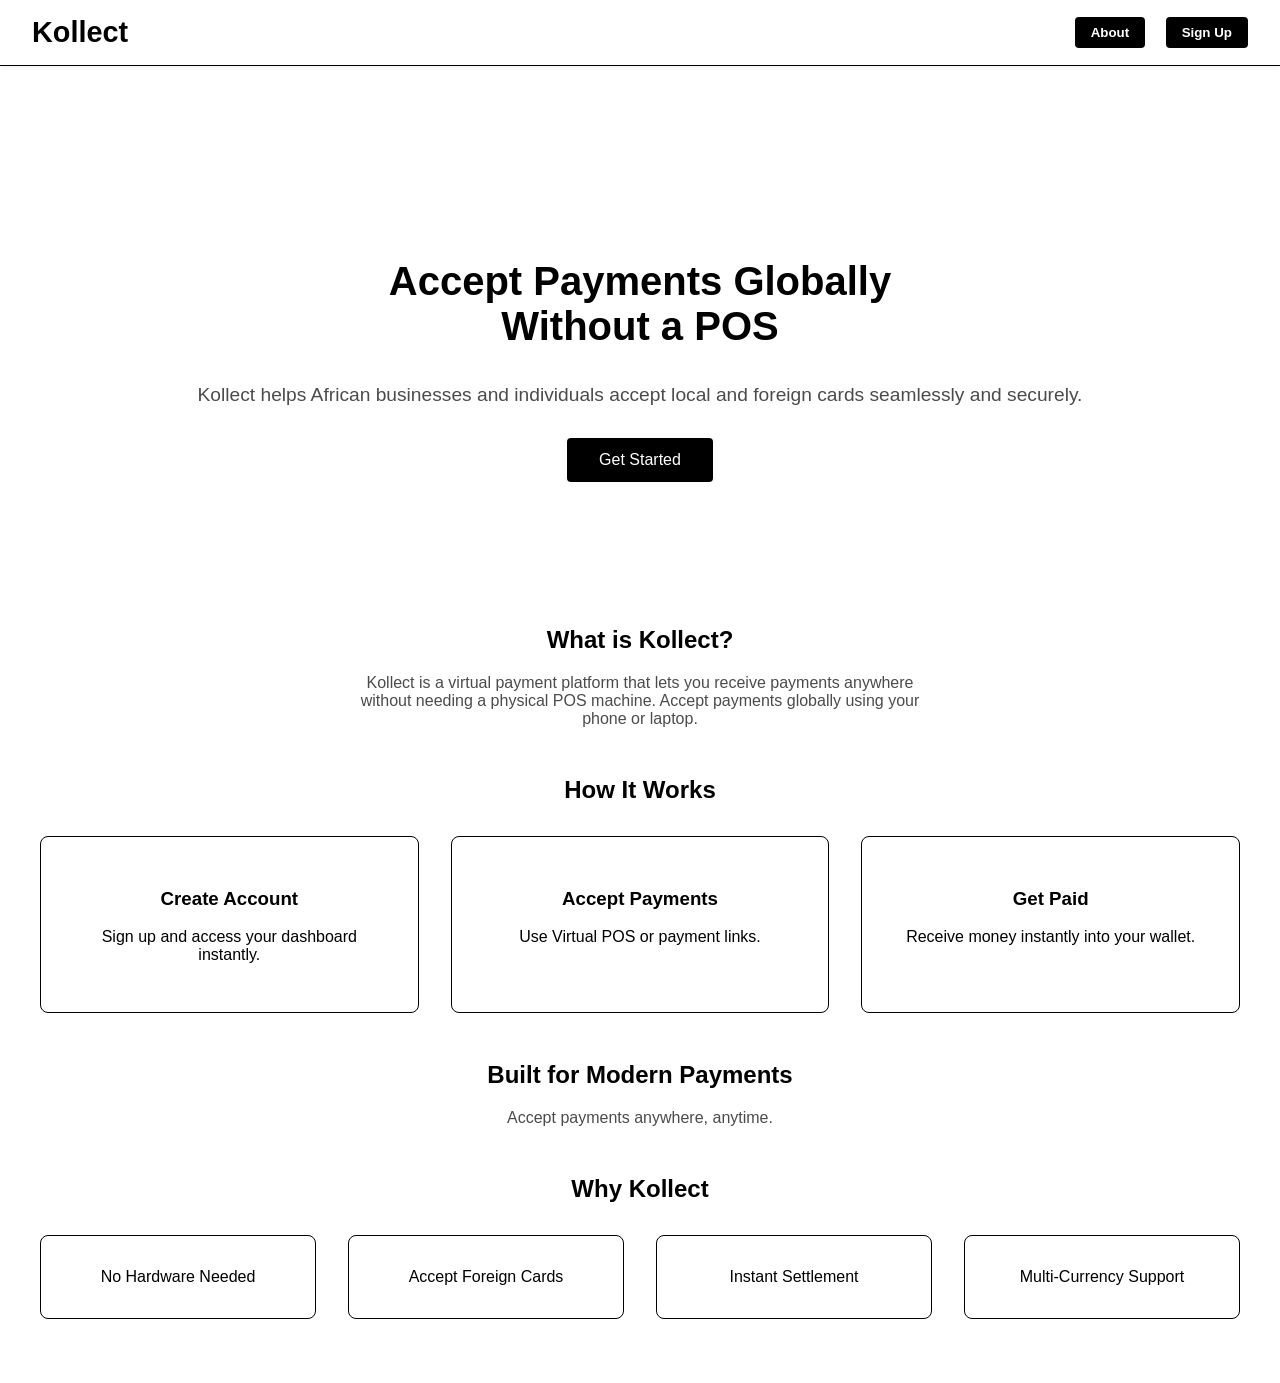
<file: index.html>
<!DOCTYPE html>
<html lang="en">
<head>
<meta charset="UTF-8">
<meta name="viewport" content="width=device-width, initial-scale=1.0">
<title>Kollect | Virtual POS</title>
<link rel="stylesheet" href="style.css">
<style>
/* General Styles */
body { margin:0; font-family:'Inter', sans-serif; background:#fff; color:#000; overflow-x:hidden; }
header { padding:1rem 2rem; display:flex; justify-content:space-between; align-items:center; position:sticky; top:0; background:#fff; z-index:10; box-shadow:0 2px 4px rgba(0,0,0,0.05);}
header h1 { font-weight:700; font-size:1.8rem; }
header nav button { margin-left:1rem; padding:0.5rem 1rem; border:none; background:#000; color:#fff; font-weight:600; cursor:pointer; border-radius:4px; transition: all 0.3s ease; }
header nav button:hover { transform:translateY(-2px); opacity:0.85; }

.container { padding:4rem 2rem; max-width:1200px; margin:auto; }

/* Hero Section */
.hero { display:flex; flex-direction:column; align-items:center; justify-content:center; text-align:center; padding:6rem 2rem; animation:fadeIn 1s ease forwards; }
.hero h2 { font-size:2.5rem; margin-bottom:1rem; }
.hero p { font-size:1.2rem; margin-bottom:2rem; opacity:0.7; }
.hero button { font-size:1rem; padding:0.8rem 2rem; background:#000; color:#fff; border:none; cursor:pointer; border-radius:4px; transition: all 0.3s ease; }
.hero button:hover { transform:translateY(-3px); opacity:0.9; }

/* Tab / Sections */
.tab-bar { display:flex; justify-content:center; margin-bottom:2rem; gap:1rem; }
.tab-bar button { padding:0.8rem 1.5rem; border:none; background:#000; color:#fff; cursor:pointer; border-radius:4px; font-weight:600; transition: all 0.3s ease; }
.tab-bar button.active { background:#fff; color:#000; border:2px solid #000; }
.tab-content { display:none; opacity:0; transform:translateY(20px); transition: all 0.5s ease; }
.tab-content.active { display:block; opacity:1; transform:translateY(0); }

/* Features Cards */
.grid { display:grid; grid-template-columns:repeat(auto-fit, minmax(220px,1fr)); gap:2rem; margin-top:2rem; }
.card { padding:2rem; border:1px solid #000; border-radius:8px; text-align:center; transition: transform 0.3s ease, box-shadow 0.3s ease; cursor:pointer; }
.card:hover { transform:translateY(-5px); box-shadow:0 10px 20px rgba(0,0,0,0.1); }

/* Animations */
@keyframes fadeIn { from{opacity:0;} to{opacity:1;} }
</style>
</head>
<body>

<header>
    <h1>Kollect</h1>
    <nav>
        <button class="tab-btn active" onclick="openTab(event,'about')">About</button>
        <button class="tab-btn" onclick="openTab(event,'signup')">Sign Up</button>
    </nav>
</header>

<div class="container">

    <!-- About Tab -->
<div id="about" class="tab-content active">

    <!-- KEEP YOUR ORIGINAL HERO -->
    <section class="hero">
        <h2>Accept Payments Globally<br>Without a POS</h2>
        <p>Kollect helps African businesses and individuals accept local and foreign cards seamlessly and securely.</p>
        <button onclick="openTabFromCode('signup')">Get Started</button>
    </section>

    <!-- WHAT IS KOLLECT -->
    <section style="margin-top:3rem; text-align:center;">
        <h2>What is Kollect?</h2>
        <p style="max-width:600px; margin:auto; opacity:0.7;">
            Kollect is a virtual payment platform that lets you receive payments anywhere without needing a physical POS machine.
            Accept payments globally using your phone or laptop.
        </p>
    </section>

    <!-- HOW IT WORKS -->
    <section style="margin-top:3rem;">
        <h2 style="text-align:center;">How It Works</h2>

        <div class="grid">
            <div class="card">
                <h3>Create Account</h3>
                <p>Sign up and access your dashboard instantly.</p>
            </div>

            <div class="card">
                <h3>Accept Payments</h3>
                <p>Use Virtual POS or payment links.</p>
            </div>

            <div class="card">
                <h3>Get Paid</h3>
                <p>Receive money instantly into your wallet.</p>
            </div>
        </div>
    </section>

    <!-- BUILT FOR MODERN PAYMENTS -->
    <section style="margin-top:3rem; text-align:center;">
        <h2>Built for Modern Payments</h2>
        <p style="opacity:0.7;">Accept payments anywhere, anytime.</p>
    </section>

    <!-- WHY KOLLECT (KEEP SIMPLE) -->
    <section class="features">
        <h2 style="text-align:center; margin-top:3rem;">Why Kollect</h2>

        <div class="grid">
            <div class="card">No Hardware Needed</div>
            <div class="card">Accept Foreign Cards</div>
            <div class="card">Instant Settlement</div>
            <div class="card">Multi-Currency Support</div>
        </div>
    </section>

</div>

    <!-- Sign Up Tab -->
    <div id="signup" class="tab-content">
        <section style="text-align:center; padding:4rem 2rem;">
            <h2>Create Your Kollect Account</h2>
            <button style="margin-top:2rem;" onclick="location.href='signup.html'">Get Started / Sign Up</button>
        </section>
    </div>

</div>

<script>
// Tab switching
function openTab(evt, tabName){
    const tabContents = document.querySelectorAll('.tab-content');
    tabContents.forEach(tc => tc.classList.remove('active'));
    const buttons = document.querySelectorAll('.tab-btn');
    buttons.forEach(btn => btn.classList.remove('active'));
    document.getElementById(tabName).classList.add('active');

    // Activate button if event exists
    if(evt) evt.currentTarget.classList.add('active');
}

// Open tab programmatically from hero button
function openTabFromCode(tabName){
    const buttons = document.querySelectorAll('.tab-btn');
    buttons.forEach(btn=>{
        if(btn.textContent.toLowerCase() === tabName){
            btn.click();
        } else btn.classList.remove('active');
    });
    const tabContents = document.querySelectorAll('.tab-content');
    tabContents.forEach(tc => tc.classList.remove('active'));
    document.getElementById(tabName).classList.add('active');
}
</script>

</body>
</html>
</file>
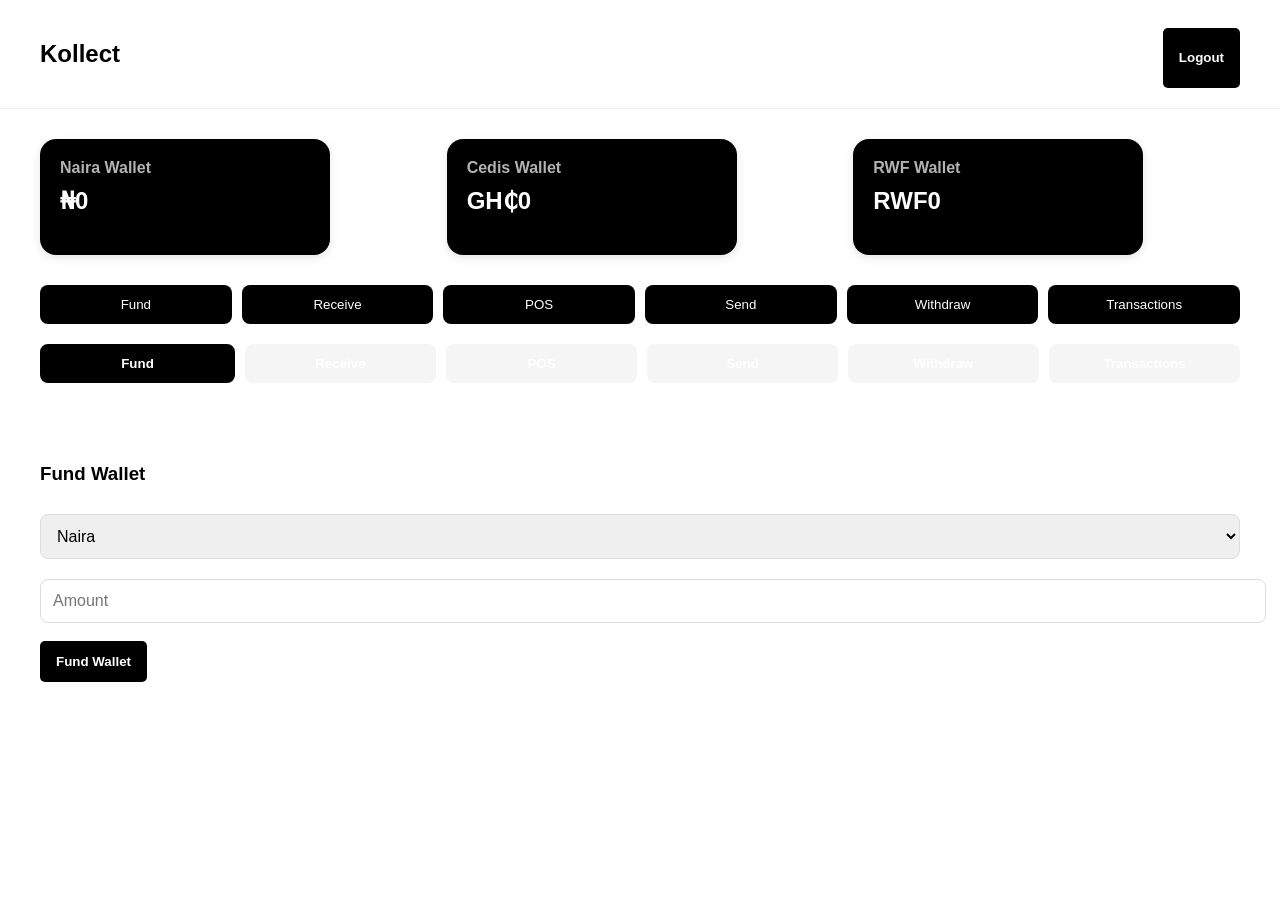
<file: dashboard.html>
<!DOCTYPE html>
<html lang="en">
<head>
<meta charset="UTF-8">
<meta name="viewport" content="width=device-width, initial-scale=1.0">
<title>Kollect Dashboard</title>

<link rel="stylesheet" href="style.css">

<script src="https://checkout.flutterwave.com/v3.js"></script>
<script type="module" src="app.js"></script>

<style>
body{
  font-family:'Inter',sans-serif;
  margin:0;
  background:#fff;
  color:#000;
}

/* NAV */
.nav{
  display:flex;
  justify-content:space-between;
  padding:20px 40px;
  border-bottom:1px solid #eee;
}

/* WALLET CARDS */
.wallets{
  display:grid;
  grid-template-columns:repeat(3,1fr);
  gap:20px;
  padding:30px 40px;
}

.wallet-card{
  background:#000;
  color:#fff;
  padding:20px;
  border-radius:16px;
  transition:0.3s;
}

.wallet-card:hover{
  transform:translateY(-6px);
  box-shadow:0 10px 30px rgba(0,0,0,0.15);
}

.wallet-card h4{opacity:0.7;margin:0;}
.wallet-card h2{margin-top:10px;}

/* ACTION BUTTONS */
.actions{
  display:flex;
  gap:10px;
  padding:0 40px 20px;
}

.actions button{
  flex:1;
  padding:12px;
  background:#000;
  color:#fff;
  border:none;
  border-radius:8px;
  cursor:pointer;
}

/* TABS */
.tab-bar{
  display:flex;
  gap:10px;
  padding:0 40px;
}

.tab-bar button{
  padding:10px 15px;
  border:none;
  background:#f5f5f5;
  border-radius:8px;
  cursor:pointer;
}

.tab-bar button.active{
  background:#000;
  color:#fff;
}

/* CONTENT */
.tab-content{
  display:none;
  padding:30px 40px;
  animation:fade 0.3s ease;
}

.tab-content.active{
  display:block;
}

@keyframes fade{
  from{opacity:0; transform:translateY(10px);}
  to{opacity:1; transform:translateY(0);}
}

/* INPUTS */
input,select{
  width:100%;
  padding:12px;
  margin:10px 0;
  border:1px solid #ddd;
  border-radius:8px;
}

.primary{
  background:#000;
  color:#fff;
  padding:12px;
  border:none;
  border-radius:8px;
  cursor:pointer;
}

/* POS GRID */
.pos-grid{
  display:grid;
  grid-template-columns:repeat(3,1fr);
  gap:20px;
}

.pos-card{
  border:1px solid #eee;
  padding:20px;
  border-radius:12px;
}

/* TRANSACTIONS */
.transaction-item{
  display:flex;
  justify-content:space-between;
  border-bottom:1px solid #eee;
  padding:10px 0;
}
</style>

</head>
<body>

<!-- NAV -->
<div class="nav">
  <h2>Kollect</h2>
  <button class="primary" onclick="logout()">Logout</button>
</div>

<!-- WALLET CARDS -->
<div class="wallets">
  <div class="wallet-card">
    <h4>Naira Wallet</h4>
    <h2 id="balance-ngn">₦0</h2>
  </div>

  <div class="wallet-card">
    <h4>Cedis Wallet</h4>
    <h2 id="balance-ghc">GH₵0</h2>
  </div>

  <div class="wallet-card">
    <h4>RWF Wallet</h4>
    <h2 id="balance-rwf">RWF0</h2>
  </div>
</div>

<!-- QUICK ACTIONS -->
<div class="actions">
  <button onclick="switchTab(0)">Fund</button>
  <button onclick="switchTab(1)">Receive</button>
  <button onclick="switchTab(2)">POS</button>
  <button onclick="switchTab(3)">Send</button>
  <button onclick="switchTab(4)">Withdraw</button>
  <button onclick="switchTab(5)">Transactions</button>
</div>

<!-- TAB BAR -->
<div class="tab-bar">
  <button class="active">Fund</button>
  <button>Receive</button>
  <button>POS</button>
  <button>Send</button>
  <button>Withdraw</button>
  <button>Transactions</button>
</div>

<!-- FUND -->
<div class="tab-content active">
  <h3>Fund Wallet</h3>
  <select id="fundCurrency">
    <option value="NGN">Naira</option>
    <option value="GH₵">Cedis</option>
    <option value="RWF">RWF</option>
  </select>
  <input id="fundAmount" placeholder="Amount">
  <button class="primary" onclick="fundWallet()">Fund Wallet</button>
</div>

<!-- RECEIVE -->
<div class="tab-content">
  <h3>Receive Payments</h3>
  <select id="receiveCurrency">
    <option value="NGN">Naira</option>
    <option value="GH₵">Cedis</option>
    <option value="RWF">RWF</option>
  </select>
  <input id="receiveAmount" placeholder="Amount">
  <button class="primary" onclick="generatePaymentRequest()">Generate Link</button>
  <p id="receiveLink"></p>
</div>

<!-- POS -->
<div class="tab-content">
  <h3>Virtual POS</h3>
  <div class="pos-grid">

    <div class="pos-card">
      <h4>Naira</h4>
      <input id="posAmountNGN" placeholder="Amount">
      <input id="posCardNumberNGN" placeholder="Card Number">
      <input id="posCardExpiryNGN" placeholder="MM/YY">
      <input id="posCardCVCNGN" placeholder="CVC">
      <button class="primary" onclick="collectPayment('NGN')">Charge</button>
    </div>

    <div class="pos-card">
      <h4>Cedis</h4>
      <input id="posAmountGHC" placeholder="Amount">
      <input id="posCardNumberGHC" placeholder="Card Number">
      <input id="posCardExpiryGHC" placeholder="MM/YY">
      <input id="posCardCVCGHC" placeholder="CVC">
      <button class="primary" onclick="collectPayment('GH₵')">Charge</button>
    </div>

    <div class="pos-card">
      <h4>RWF</h4>
      <input id="posAmountRWF" placeholder="Amount">
      <input id="posCardNumberRWF" placeholder="Card Number">
      <input id="posCardExpiryRWF" placeholder="MM/YY">
      <input id="posCardCVCRWF" placeholder="CVC">
      <button class="primary" onclick="collectPayment('RWF')">Charge</button>
    </div>

  </div>
</div>

<!-- SEND -->
<div class="tab-content">
  <h3>Send to Kollect User</h3>
  <input id="sendEmail" placeholder="Recipient Email">
  <select id="sendCurrency">
    <option value="NGN">Naira</option>
    <option value="GH₵">Cedis</option>
    <option value="RWF">RWF</option>
  </select>
  <input id="sendAmount" placeholder="Amount">
  <button class="primary" onclick="sendMoney()">Send</button>
</div>

<!-- WITHDRAW -->
<div class="tab-content">
  <h3>Withdraw / Send to Bank</h3>
  <input id="bankName" placeholder="Bank Name">
  <input id="accountNumber" placeholder="Account Number">
  <input id="accountName" placeholder="Account Name">
  <select id="withdrawCurrency">
    <option value="NGN">Naira</option>
    <option value="GH₵">Cedis</option>
    <option value="RWF">RWF</option>
  </select>
  <input id="withdrawAmount" placeholder="Amount">
  <button class="primary" onclick="withdrawMoney()">Withdraw</button>
</div>

<!-- TRANSACTIONS -->
<div class="tab-content">
  <h3>Recent Transactions</h3>
  <div id="transaction-list"></div>
</div>

<script>
const tabs = document.querySelectorAll(".tab-bar button");
const contents = document.querySelectorAll(".tab-content");

function switchTab(index){
  tabs.forEach(t=>t.classList.remove("active"));
  contents.forEach(c=>c.classList.remove("active"));

  tabs[index].classList.add("active");
  contents[index].classList.add("active");
}
</script>

</body>
</html>
</file>
<file: style.css>
/* Reset & Fonts */
body{margin:0;font-family:'Inter',sans-serif;background:#fff;color:#000;transition:background 0.3s,color 0.3s;}
header{padding:1rem 2rem;display:flex;justify-content:space-between;align-items:center;border-bottom:1px solid #000;position:sticky;top:0;background:#fff;z-index:10;}
header h1{margin:0;font-weight:700;}
header button{background:#000;color:#fff;border:none;padding:0.5rem 1rem;border-radius:5px;cursor:pointer;transition:all 0.3s ease;}
header button:hover{opacity:0.85;transform:translateY(-2px);}

/* Container */
.container{max-width:1000px;margin:2rem auto;padding:2rem;transition:all 0.3s ease;}

/* Inputs & Selects */
input, select{width:100%;padding:0.8rem;margin:0.8rem 0;border:1px solid #000;border-radius:5px;font-size:1rem;transition:0.3s;}
input:focus, select:focus{outline:none;border-color:#000;box-shadow:0 0 5px rgba(0,0,0,0.2);}

/* Buttons */
button.primary{background:#000;color:#fff;border:none;padding:0.8rem 1rem;border-radius:5px;cursor:pointer;font-weight:600;margin-top:0.5rem;transition:all 0.3s ease;}
button.primary:hover{transform:translateY(-3px);opacity:0.9;box-shadow:0 5px 15px rgba(0,0,0,0.2);}
button.primary.small{padding:0.5rem;font-size:0.9rem;width:fit-content;}

/* Tab Bar */
.tab-bar{display:flex;gap:1rem;margin-bottom:2rem;flex-wrap:wrap;}
.tab-bar button{flex:1;padding:0.8rem;border:none;border-radius:5px;font-weight:600;cursor:pointer;background:#000;color:#fff;transition:all 0.3s ease;}
.tab-bar button.active{background:#fff;color:#000;border:2px solid #000;}
.tab-bar button:hover:not(.active){opacity:0.8;transform:translateY(-2px);}

/* Tab Content */
.tab-content{display:none;opacity:0;transform:translateY(20px);transition:0.5s ease;}
.tab-content.active{display:block;opacity:1;transform:translateY(0);}

/* Wallet Cards */
.wallet-cards{display:flex;gap:1rem;flex-wrap:wrap;margin-top:1rem;}
.wallet-card{
  flex:1 1 220px;
  max-width:250px;
  background:#000;
  color:#fff;
  border-radius:12px;
  padding:1rem;
  display:flex;
  flex-direction:column;
  justify-content:space-between;
  box-shadow:0 3px 10px rgba(0,0,0,0.1);
  transition:all 0.4s ease;
  cursor:pointer;
}
.wallet-card:hover{
  transform:translateY(-5px) scale(1.02);
  box-shadow:0 10px 25px rgba(0,0,0,0.2);
}

/* Wallet Header & Balance */
.wallet-header{display:flex;justify-content:space-between;font-weight:600;font-size:0.95rem;margin-bottom:0.8rem;}
.wallet-balance{
  font-size:1.3rem;
  font-weight:700;
  margin-bottom:0.5rem;
  transition:all 0.5s ease;
}
.wallet-balance.updated{
  animation: bounce 0.5s;
}

/* Bounce animation for wallet update */
@keyframes bounce{
  0%{transform:scale(1);}
  50%{transform:scale(1.15);}
  100%{transform:scale(1);}
}

/* Transactions */
.transactions{max-height:300px;overflow-y:auto;border:1px solid #000;padding:1rem;margin-top:1rem;}
.transaction-item{display:flex;justify-content:space-between;padding:0.5rem 0;border-bottom:1px solid #000;transition:all 0.3s ease;}
.transaction-item:hover{background:rgba(0,0,0,0.05);transform:translateX(2px);}

/* Card Section */
.card-section{margin-bottom:2rem;transition:all 0.3s ease;}
</file>
